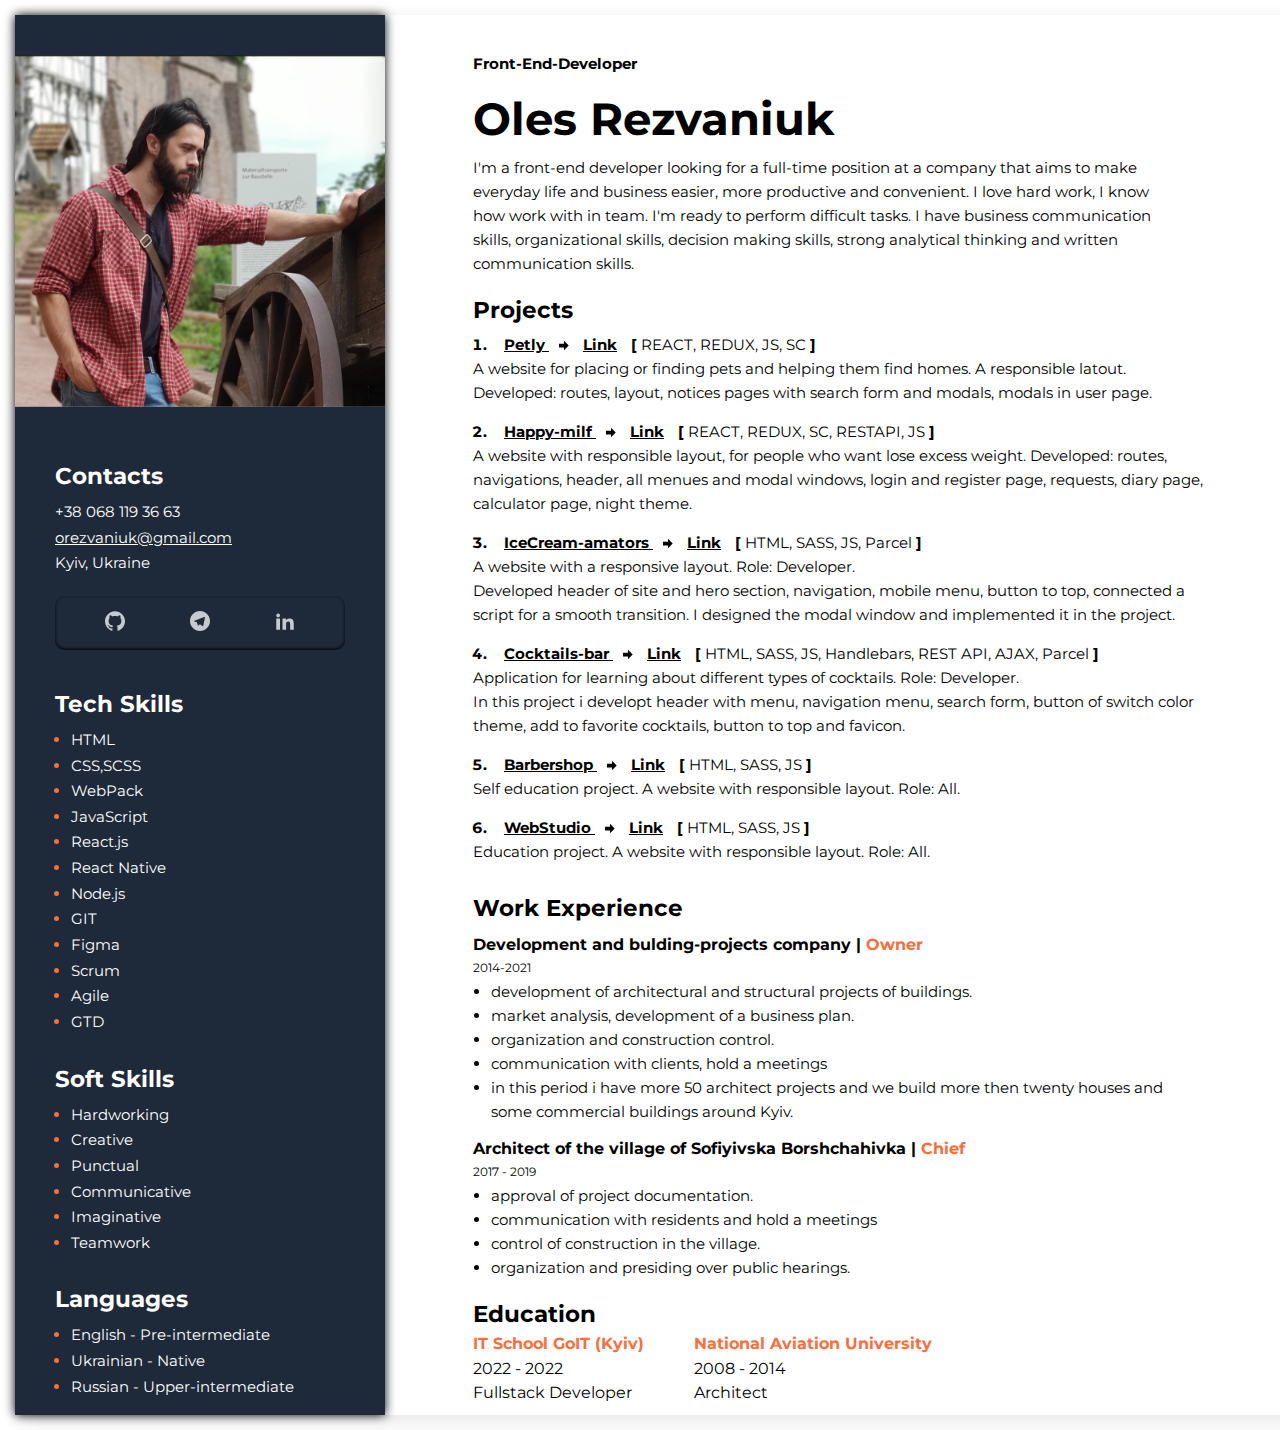
<file: index.html>
<!DOCTYPE html>
<html lang="ru">

<head>
  <meta charset="UTF-8" />
  <meta name="viewport" content="width=device-width, initial-scale=1.0" />
  <title>Page title</title>
  <link rel="stylesheet" href="./css/main.min.css" />
  <link rel="preconnect" href="https://fonts.googleapis.com" />
  <link rel="preconnect" href="https://fonts.gstatic.com" crossorigin />
  <link href="https://fonts.googleapis.com/css2?family=Montserrat:wght@400;700&display=swap" rel="stylesheet" />
</head>

<body>
  <main style="margin: 0; width: max-content; margin: auto" class="main">
    <div class="resume">
      <aside class="resume-sidebar">
        <img class="user-photo" src="./src/images/photo1.jpg" alt="photo" height="352px" width="370px" />
        <section class="contacts">
          <h2 class="contacts__title">Contacts</h2>
          <address class="contacts-address">
            <ul class="contacts-address__list">
              <li class="contacts-address__item">
                <a style="text-decoration: none" class="contacts-address__contact" href="tel:+380681193663">+38 068 119
                  36 63</a>
              </li>
              <li class="contacts-address__item">
                <a class="contacts-address__contact" href="mail:orezvaniuk@gmail.com">orezvaniuk@gmail.com</a>
              </li>
              <li class="contacts-address__item">
                <p class="contacts-address__contact">Kyiv, Ukraine</p>
              </li>
            </ul>
          </address>
          <ul class="social-list">
            <li class="social-list__item">
              <a class="social-list__link" target="_blank" href="https://github.com/OlesRezvaniuk">
                <svg class="social-list__icon" height="20px" width="20px">
                  <use href="./src/images/symbol-defs.svg#icon-github"></use>
                </svg>
              </a>
            </li>
            <!-- <li class="social-list__item">
                <a
                  class="social-list__link"
                  target="_blank"
                  href="https://www.facebook.com/"
                >
                  <svg class="social-list__icon" height="20px" width="20px">
                    <use href="./src/images/symbol-defs.svg#icon-facebook"></use>
                  </svg>
                </a>
              </li> -->
            <li class="social-list__item">
              <a class="social-list__link" href="tel:+380681193663">
                <svg class="social-list__icon" height="20px" width="20px">
                  <use href="./src/images/symbol-defs.svg#icon-telegram"></use>
                </svg>
              </a>
            </li>
            <li class="social-list__item">
              <a class="social-list__link" target="_blank" href="https://www.linkedin.com/in/oles-rezvaniuk-773935249/">
                <svg class="social-list__icon" height="20px" width="20px">
                  <use href="./src/images/symbol-defs.svg#icon-linkedin2"></use>
                </svg>
              </a>
            </li>
          </ul>
        </section>
        <section class="tech-skills">
          <h2 class="tech-skills__title">Tech Skills</h2>
          <ul class="tech-skills__list">
            <li class="tech-skills__item">
              <span class="tech-skills__item-span">HTML</span>
            </li>
            <li class="tech-skills__item">
              <span class="tech-skills__item-span">CSS,SCSS</span>
            </li>
            <li class="tech-skills__item">
              <span class="tech-skills__item-span">WebPack</span>
            </li>
            <li class="tech-skills__item">
              <span class="tech-skills__item-span">JavaScript</span>
            </li>
            <li class="tech-skills__item">
              <span class="tech-skills__item-span">React.js</span>
            </li>
            <li class="tech-skills__item">
              <span class="tech-skills__item-span">React Native</span>
            </li>
            <li class="tech-skills__item">
              <span class="tech-skills__item-span">Node.js</span>
            </li>
            <li class="tech-skills__item">
              <span class="tech-skills__item-span">GIT</span>
            </li>
            <li class="tech-skills__item">
              <span class="tech-skills__item-span">Figma</span>
            </li>
            <li class="soft-skills__item">
              <span class="soft-skills__item-span">Scrum</span>
            </li>
            <li class="soft-skills__item">
              <span class="soft-skills__item-span">Agile</span>
            </li>
            <li class="soft-skills__item">
              <span class="soft-skills__item-span">GTD</span>
            </li>
          </ul>
        </section>
        <section class="soft-skills">
          <h2 class="soft-skills__title">
            <span class="soft-skills__item-span">Soft Skills</span>
          </h2>
          <ul class="soft-skills__list">
            <li class="soft-skills__item">
              <span class="soft-skills__item-span">Hardworking</span>
            </li>
            <li class="soft-skills__item">
              <span class="soft-skills__item-span">Creative</span>
            </li>
            <li class="soft-skills__item">
              <span class="soft-skills__item-span">Punctual</span>
            </li>
            <li class="soft-skills__item">
              <span class="soft-skills__item-span">Communicative</span>
            </li>
            <li class="soft-skills__item">
              <span class="soft-skills__item-span">Imaginative</span>
            </li>
            <li class="soft-skills__item">
              <span class="soft-skills__item-span">Teamwork</span>
            </li>
          </ul>
        </section>
        <section class="languages">
          <h2 class="languages__title">Languages</h2>
          <ul class="languages__list">
            <li class="languages__item">
              <span class="languages__item-span">English - Pre-intermediate</span>
            </li>
            <li class="languages__item">
              <span class="languages__item-span">Ukrainian - Native</span>
            </li>
            <li class="languages__item">
              <span class="languages__item-span">Russian - Upper-intermediate</span>
            </li>
          </ul>
        </section>
      </aside>
      <div class="resume-info">
        <section class="hero">
          <span class="hero__text">Front-End-Developer</span>
          <h1 class="hero__title">Oles Rezvaniuk</h1>
          <p class="hero__info">
            I'm a front-end developer looking for a full-time position at a company that aims to make everyday life and
            business easier, more productive and convenient. I love hard work, I know how work with in team. I'm ready
            to perform difficult tasks. I have business communication skills, organizational skills, decision making
            skills, strong analytical thinking and written communication skills.
          </p>
        </section>
        <section class="projects">
          <h2 class="projects__title">Projects</h2>
          <ol class="projects__list">
            <li class="projects__item">
              <span class="projects__item-span">
                <a target="_blank" class="projects__item-link" href="https://github.com/ivantalko/hot-dog">
                  Petly

                </a> <svg class="projects__item-icon" height="15px" width="10px">
                  <use href="./src//images/symbol-defs.svg#icon-arrow-right"></use>
                </svg>
                <a target="_blank" class="projects__item-link" href="https://ivantalko.github.io/hot-dog/">Link</a>
              </span>
              [
              <span class="projects__item-tech">REACT, REDUX, JS, SC</span>
              ]
              <p class="projects__info">
                A website for placing or finding pets and helping them find homes. A responsible latout.
                Developed: routes, layout, notices pages with search form and modals, modals in user page.
                <br />
              </p>
            </li>
            <li class="projects__item">
              <span class="projects__item-span">
                <a target="_blank" class="projects__item-link"
                  href="https://github.com/OlesRezvaniuk/happy-milf">Happy-milf

                </a> <svg class="projects__item-icon" height="15px" width="10px">
                  <use href="./src//images/symbol-defs.svg#icon-arrow-right"></use>
                </svg>
                <a target="_blank" class="projects__item-link"
                  href="https://olesrezvaniuk.github.io/happy-milf/">Link</a>
              </span>
              [
              <span class="projects__item-tech">REACT, REDUX, SC, RESTAPI, JS </span>
              ]
              <p class="projects__info">
                A website with responsible layout, for people who want lose excess weight.
                Developed: routes, navigations, header, all menues and modal windows, login and register page, requests,
                diary page, calculator page, night theme. <br />
              </p>
            </li>
            <li class="projects__item">
              <span class="projects__item-span">
                <a target="_blank" class="projects__item-link"
                  href="https://olesrezvaniuk.github.io/IceCream-amators/">IceCream-amators
                </a> <svg class="projects__item-icon" height="15px" width="10px">
                  <use href="./src//images/symbol-defs.svg#icon-arrow-right"></use>
                </svg>
                <a target="_blank" class="projects__item-link"
                  href="https://github.com/OlesRezvaniuk/IceCream-amators">Link</a>
              </span>
              [
              <span class="projects__item-tech">HTML, SASS, JS, Parcel</span>
              ]
              <p class="projects__info">
                A website with a responsive layout. Role: Developer. <br />
                Developed header of site and hero section, navigation, mobile
                menu, button to top, connected a script for a smooth
                transition. I designed the modal window and implemented it in
                the project.
              </p>
            </li>
            <li class="projects__item">
              <span class="projects__item-span">
                <a target="_blank" class="projects__item-link"
                  href="https://olesrezvaniuk.github.io/cocktails-bar/">Cocktails-bar

                </a> <svg style="pointer-events: none;" class="projects__item-icon" height="15px" width="10px">
                  <use href="./src//images/symbol-defs.svg#icon-arrow-right"></use>
                </svg>
                <a target="_blank" class="projects__item-link"
                  href="https://github.com/OlesRezvaniuk/cocktails-bar">Link</a>
              </span>
              [
              <span class="projects__item-tech">HTML, SASS, JS, Handlebars, REST API, AJAX, Parcel</span>
              ]
              <p class="projects__info">
                Application for learning about different types of cocktails.
                Role: Developer.<br />
                In this project i developt header with menu, navigation menu,
                search form, button of switch color theme, add to favorite
                cocktails, button to top and favicon.
              </p>
            </li>
            <li class="projects__item">
              <span class="projects__item-span">
                <a target="_blank" class="projects__item-link"
                  href="https://olesrezvaniuk.github.io/Barbershop-adptv/#order">Barbershop

                </a> <svg class="projects__item-icon" height="15px" width="10px">
                  <use href="./src//images/symbol-defs.svg#icon-arrow-right"></use>
                </svg>
                <a target="_blank" class="projects__item-link"
                  href="https://github.com/OlesRezvaniuk/Barbershop-adptv">Link</a>
              </span>
              [
              <span class="projects__item-tech">HTML, SASS, JS</span>
              ]
              <p class="projects__info">
                Self education project. A website with responsible layout.
                Role: All.<br />
              </p>
            </li>
            <li class="projects__item">
              <span class="projects__item-span">
                <a target="_blank" class="projects__item-link"
                  href="https://olesrezvaniuk.github.io/goit-markup-hw-08/">WebStudio

                </a> <svg class="projects__item-icon" height="15px" width="10px">
                  <use href="./src//images/symbol-defs.svg#icon-arrow-right"></use>
                </svg>
                <a target="_blank" class="projects__item-link"
                  href="https://github.com/OlesRezvaniuk/goit-markup-hw-08">Link</a>
              </span>
              [
              <span class="projects__item-tech">HTML, SASS, JS</span>
              ]
              <p class="projects__info">
                Education project. A website with responsible layout. Role:
                All.<br />
              </p>
            </li>

          </ol>
        </section>
        <section class="exp">
          <h2 class="exp__title">Work Experience</h2>
          <ul class="exp__works-list">
            <li class="exp__works-list__item">
              <p class="exp__text">
                Development and bulding-projects company |<span class="exp__text--accent">
                  Owner</span>
              </p>
              <span class="exp__up-to">2014-2021</span>
              <ul class="exp__list">
                <li class="exp__item">
                  <p class="exp__info">

                    development of architectural and structural projects of buildings.
                  </p>
                </li>
                <li class="exp__item">
                  <p class="exp__info">
                    market analysis, development of a business plan.
                  </p>
                </li>
                <li class="exp__item">
                  <p class="exp__info">
                    organization and construction control.
                  </p>
                </li>
                <li class="exp__item">
                  <p class="exp__info">
                    communication with clients, hold a meetings
                  </p>
                </li>
                <li class="exp__item">
                  <p class="exp__info">
                    in this period i have more 50 architect projects and we build more then twenty houses and some
                    commercial buildings around
                    Kyiv.
                  </p>
                </li>


              </ul>
            </li>
            <li class="exp__works-list__item">
              <p class="exp__text">
                Architect of the village of Sofiyivska Borshchahivka |
                <span class="exp__text--accent"> Chief</span>
              </p>
              <span class="exp__up-to">2017 - 2019</span>
              <ul class="exp__list">
                <li class="exp__item">
                  <p class="exp__info">approval of project documentation.</p>
                </li>
                <li class="exp__item">
                  <p class="exp__info">communication with residents and hold a meetings</p>
                </li>
                <li class="exp__item">
                  <p class="exp__info">
                    control of construction in the village.
                  </p>
                </li>
                <li class="exp__item">
                  <p class="exp__info">
                    organization and presiding over public hearings.
                  </p>
                </li>
              </ul>
            </li>

          </ul>
        </section>
        <section class="education">
          <h2 class="education__title">Education</h2>
          <ul class="education__list">
            <li class="education__item">
              <p class="education__text">IT School GoIT (Kyiv)</p>
              <span class="education__text-year">2022 - 2022</span>
              <span class="education__text-direction">Fullstack Developer</span>
            </li>
            <li class="education__item">
              <p class="education__text">National Aviation University</p>
              <span class="education__text-year">2008 - 2014</span>
              <span class="education__text-direction">Architect</span>
            </li>
          </ul>
        </section>
      </div>
    </div>
  </main>
</body>

</html>
</file>
<file: css/main.min.css>
*,:before,:after{-webkit-box-sizing:border-box;box-sizing:border-box;margin:0;padding:0}body{font-family:"Montserrat";font-style:normal}body>main{width:-webkit-max-content;width:-moz-max-content;width:max-content;margin:auto;padding:15px}body>main .resume{display:-webkit-box;display:-ms-flexbox;display:flex;gap:88px;width:1280px;height:1400px;background:#fff;-webkit-box-shadow:6px 6px 20px rgba(0,0,0,.1);box-shadow:6px 6px 20px rgba(0,0,0,.1);margin-right:auto;margin-left:auto}body>main .resume-sidebar{width:370px;height:100%;-webkit-box-shadow:0px 0px 10px;box-shadow:0px 0px 10px;padding-top:40px;background-color:#1e2939}body>main .resume-sidebar .languages{margin-left:40px}body>main .resume-sidebar .languages__title{color:#fff;margin-bottom:8px;font-size:23px;font-weight:700;line-height:29px}body>main .resume-sidebar .languages__list{padding-left:16px}body>main .resume-sidebar .languages__item{color:#fb6d3a;font-size:15px;font-weight:400;line-height:1.71}body>main .resume-sidebar .languages__item-span{color:#fff}body>main .resume-sidebar .user-photo{margin-bottom:51px}body>main .resume-sidebar .contacts{margin-bottom:40px;padding-left:40px;padding-right:40px}body>main .resume-sidebar .contacts__title{margin:0;font-weight:700;font-size:23px;line-height:29px;color:#fff;margin-bottom:8px}body>main .resume-sidebar .contacts-address{font-style:normal}body>main .resume-sidebar .contacts-address__contact{font-weight:400;font-size:15px;line-height:1.71;color:#fff;opacity:1}body>main .resume-sidebar .contacts-address__symbol{display:-webkit-box;display:-ms-flexbox;display:flex;margin-top:auto;margin-bottom:auto;font-weight:700;font-size:15px;line-height:1.71;color:#fff}body>main .resume-sidebar .contacts-address__list{padding:0;list-style:none;margin-bottom:20px}body>main .resume-sidebar .contacts-address__item{display:-webkit-box;display:-ms-flexbox;display:flex}body>main .resume-sidebar .contacts-address__symbol{margin-right:12px}body>main .resume-sidebar .social-list{-webkit-box-shadow:inset 0px -1px 3px;box-shadow:inset 0px -1px 3px;padding:5px;list-style:none;display:-webkit-box;display:-ms-flexbox;display:flex;-webkit-box-pack:space-evenly;-ms-flex-pack:space-evenly;justify-content:space-evenly;gap:10px;border-radius:10px}body>main .resume-sidebar .social-list__item{padding:10px}body>main .resume-sidebar .social-list__icon{fill:#fff;opacity:.75}body>main .resume-sidebar .tech-skills{margin-left:40px;margin-bottom:30px}body>main .resume-sidebar .tech-skills__title{margin:0;font-weight:700;font-size:23px;line-height:29px;color:#fff;margin-bottom:8px}body>main .resume-sidebar .tech-skills__list{margin:0;padding-left:16px}body>main .resume-sidebar .tech-skills__item{font-weight:400;font-size:15px;line-height:1.71;color:#fb6d3a}body>main .resume-sidebar .tech-skills__item-span{color:#fff}body>main .resume-sidebar .soft-skills{margin-bottom:30px;margin-left:40px}body>main .resume-sidebar .soft-skills__title{margin-bottom:8px;font-weight:700;font-size:23px;line-height:29px;color:#fff}body>main .resume-sidebar .soft-skills__list{padding-left:16px}body>main .resume-sidebar .soft-skills__item{font-weight:400;font-size:15px;line-height:1.71;color:#fb6d3a}body>main .resume-sidebar .soft-skills__item-span{color:#fff}body>main .resume-info{padding-right:88px;height:100%;width:calc(100% - 370px - 88px);padding-top:40px}body>main .resume-info .hero{margin-bottom:20px}body>main .resume-info .hero__text{display:block;font-weight:700;font-size:15px;line-height:17px;margin-bottom:19px}body>main .resume-info .hero__title{font-weight:700;font-size:45px;line-height:55px;margin-bottom:10px}body>main .resume-info .hero__info{font-weight:400;font-size:15px;line-height:24px;color:#000;width:700px}body>main .resume-info .projects{margin-bottom:30px}body>main .resume-info .projects__item-span>a:last-child{margin-right:10px}body>main .resume-info .projects__title{font-weight:700;font-size:23px;line-height:29px;margin-bottom:8px}body>main .resume-info .projects__list{padding-left:18px;display:-webkit-box;display:-ms-flexbox;display:flex;-webkit-box-orient:vertical;-webkit-box-direction:normal;-ms-flex-direction:column;flex-direction:column;gap:15px}body>main .resume-info .projects__item{font-weight:700;font-size:15px;line-height:24px}body>main .resume-info .projects__item-icon{display:-webkit-inline-box;display:-ms-inline-flexbox;display:inline-flex;position:relative;top:3px;margin-right:10px;margin-left:10px}body>main .resume-info .projects__item-link{font-weight:700;font-size:15px;line-height:24px;color:#000}body>main .resume-info .projects__item-span{font-weight:400;font-size:15px;line-height:24px;color:#000;margin-left:13px}body>main .resume-info .projects__item-tech{font-weight:400;font-size:15px;line-height:24px;color:#000}body>main .resume-info .exp{margin-bottom:20px}body>main .resume-info .exp__title{font-weight:700;font-size:23px;line-height:29px;color:#000;margin-bottom:12px}body>main .resume-info .exp__info{font-weight:400;font-size:15px;line-height:24px;color:#000}body>main .resume-info .exp__text{font-weight:700;font-size:16px;line-height:20px;margin-bottom:5px;color:#000}body>main .resume-info .exp__text--accent{color:#fb6d3a}body>main .resume-info .exp__works-list{list-style:none}body>main .resume-info .exp__works-list__item:first-child{margin-bottom:15px}body>main .resume-info .exp__works-list__item:last-child{margin-top:15px}body>main .resume-info .exp__list{list-style:disc;margin-left:18px}body>main .resume-info .exp__up-to{display:block;margin-bottom:5px;font-weight:400;font-size:12px;line-height:15px;color:#000}body>main .resume-info .education__title{font-weight:700;font-size:23px;line-height:29px;margin-bottom:5px;color:#000}body>main .resume-info .education__list{list-style:none;display:-webkit-box;display:-ms-flexbox;display:flex;gap:50px}body>main .resume-info .education>ul{display:-webkit-box;display:-ms-flexbox;display:flex}body>main .resume-info .education__text{margin-bottom:5px;font-weight:700;font-size:16px;line-height:20px;margin-bottom:5px;color:#fb6d3a}body>main .resume-info .education__text-direction{display:block;margin-top:5px}.projects__info{font-size:15px;font-weight:400;line-height:24px;margin-left:-18px}/*# sourceMappingURL=main.min.css.map */
</file>
